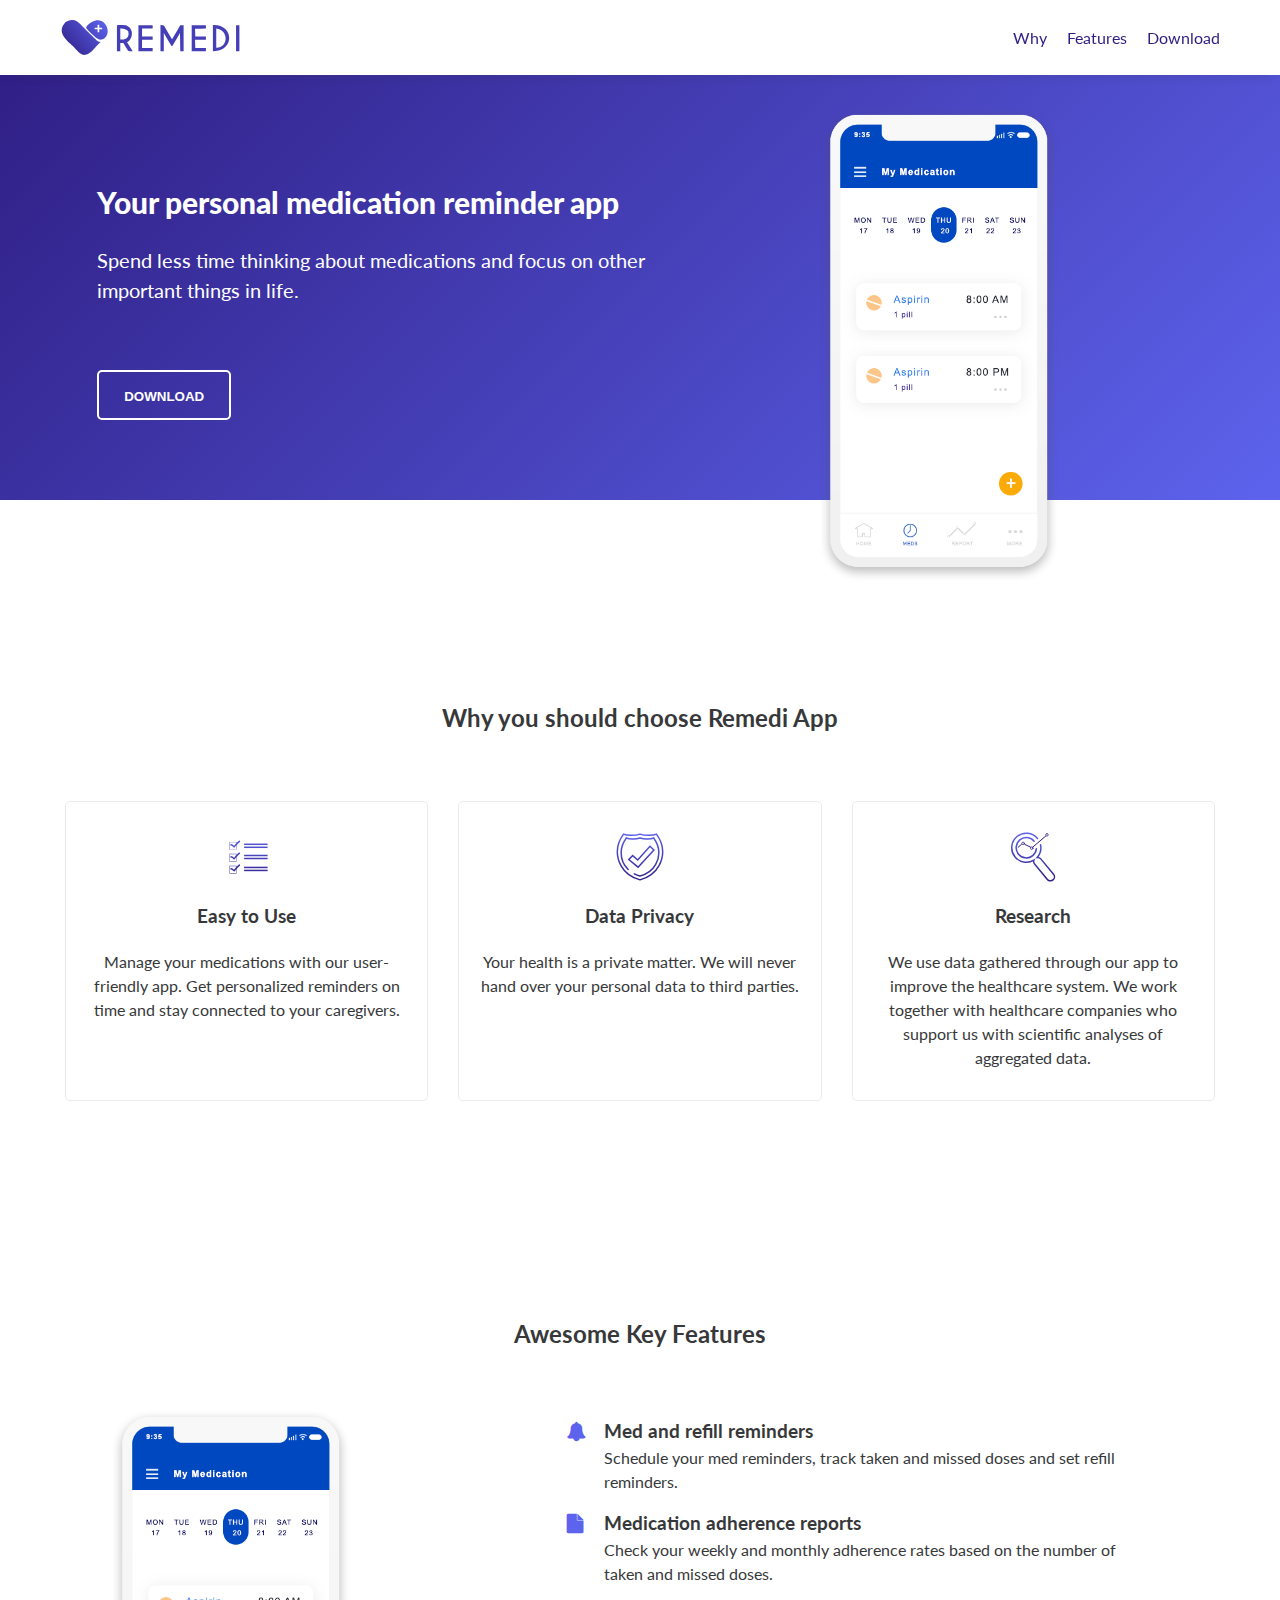
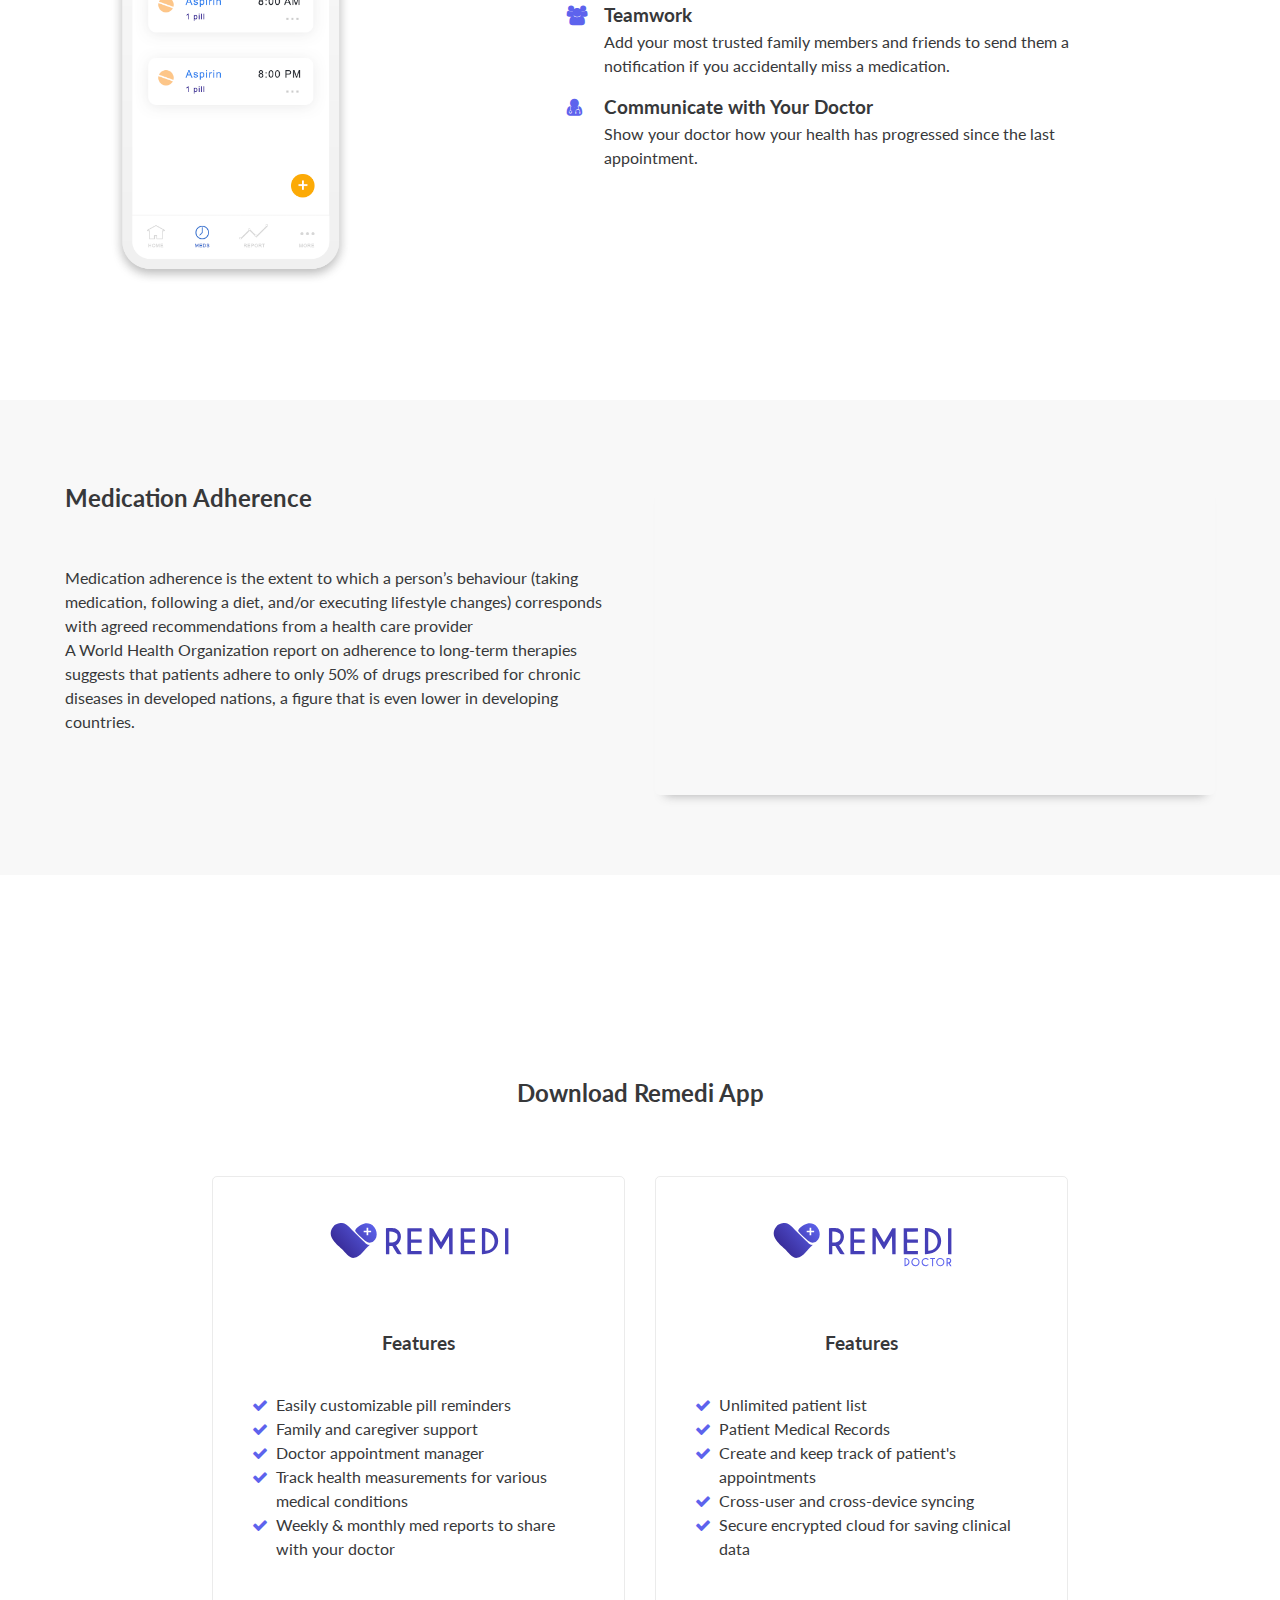
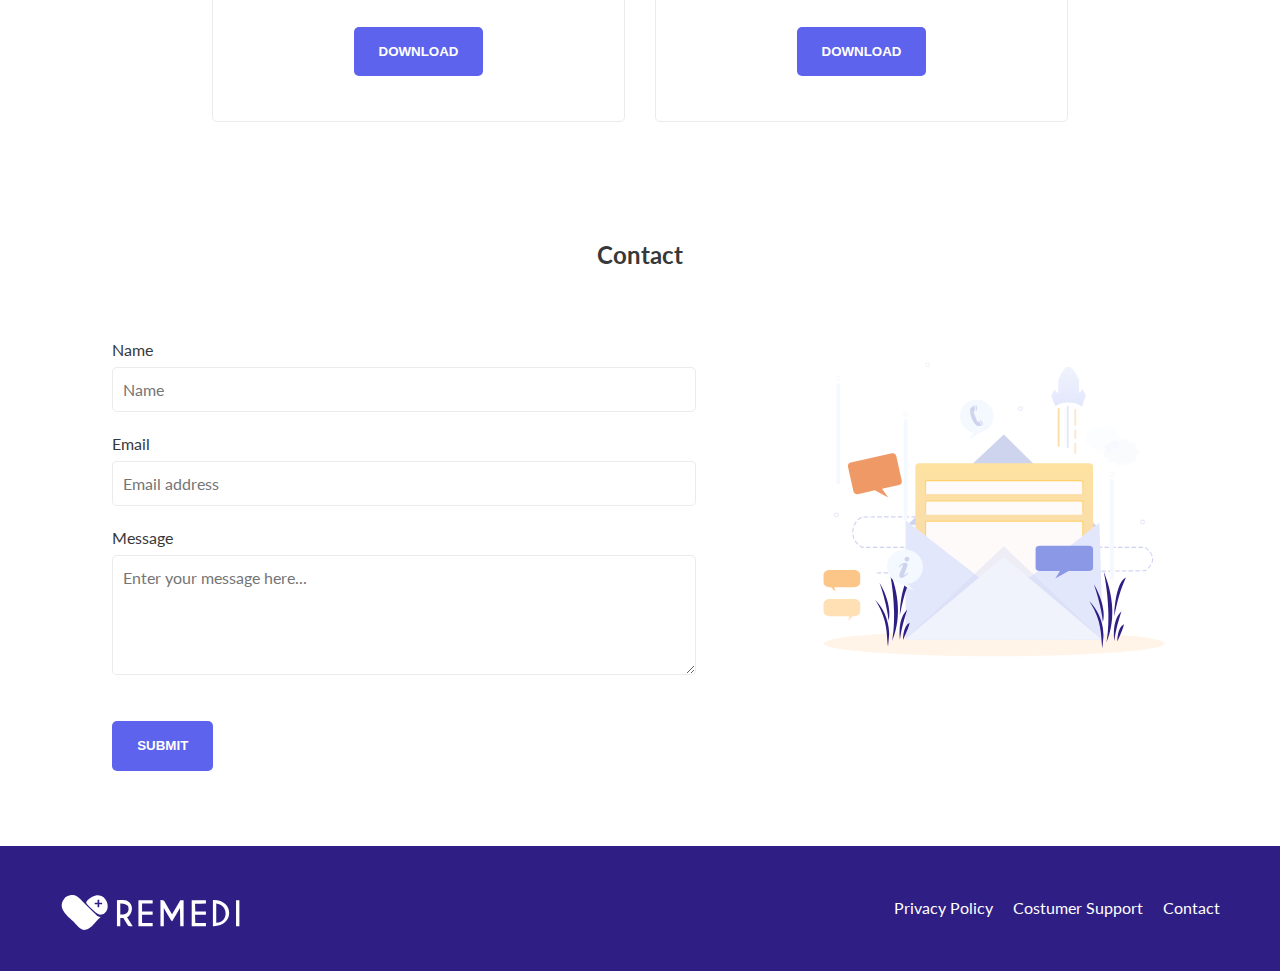
<file: prodlanpage/index.html>
<!DOCTYPE html>
<html lang="en">
  
<head>
  <link rel="stylesheet" type="text/css" href="styles.css">
  <link rel="stylesheet" href="https://maxcdn.bootstrapcdn.com/font-awesome/4.5.0/css/font-awesome.min.css">
  <meta name="viewport" content="width=device-width, initial-scale=1">
  <meta name="description" content="A product landing page for a medication reminder app created for the FreeCodeCamp's Responsive Web Design Certification.">
  <title>Remedi Mobile App</title>
</head>

<body>

<header id="header">
  <div class="logo">
    <img class="logo-img" id="header-img" src="logo_horizontal.svg" alt="Remedi logo" />
  </div>

  <nav id="nav-bar">
    <ul>
      <li><a class="nav-link" href="#why">Why</a></li>
      <li><a class="nav-link" href="#features">Features</a></li>
      <li><a class="nav-link" href="#download">Download</a></li>
    </ul>
  </nav>
</header>

<main>
  <section id="hero">
    <div class="grid">
      <div class="column-60">
        <h1>Your personal medication reminder app</h1>
        <p id="description">Spend less time thinking about medications and focus on other important things in life.</p>
        <button class="btn">Download</button>
      </div>
      <div class="column-40">
         <div class="image-div">
          <img id="hero-img" src="RemediApp.png" alt="Remedi mobile app" width="270" height="497">
        </div>
      </div>
    </div>

  </section>

  <section id="why">
    <h2>Why you should choose Remedi App</h2>
    <div class="container">
      <div class="card">
        <div class="icon">
          <img src="easyToUse.svg" alt="easy to use icon">
        </div>
        <div class="desc">
          <h3>Easy to Use</h3>
          <p>Manage your medications with our user-friendly app. Get personalized reminders on time and stay connected to your caregivers.
          </p>
        </div>
      </div>

      <div class="card">
        <div class="icon">
          <img src="dataPrivacy.svg" alt="data privacy icon">
        </div>
        <div class="desc">
          <h3>Data Privacy</h3>
          <p>Your health is a private matter. We will never hand over your personal data to third parties.
          </p>
        </div>
      </div>

      <div class="card">
        <div class="icon">
          <img src="research.svg" alt="data privacy icon">
        </div>
        <div class="desc">
          <h3>Research</h3>
          <p>We use data gathered through our app to improve the healthcare system. We work together with healthcare companies who support us with scientific analyses of aggregated data.
          </p>
        </div>
      </div>

    </div>
  </section>

  <section id="features">
    <h2>Awesome Key Features</h2>
    <div class="grid">
      <div class="column-40">
        <div class="image-div">
          <img src="RemediApp.png" alt="Remedi mobile app" width="270" height="497">
        </div>
      </div>

      <div class="column-60">
        <ol>
          <li>
            <h3 id="pills">Med and refill reminders</h3>
            <p>Schedule your med reminders, track taken and missed doses and set refill reminders.</p>
          </li>
          <li>
            <h3 id="med-report">Medication adherence reports</h3>
            <p>Check your weekly and monthly adherence rates based on the number of taken and missed doses.</p>
          </li>
          <li>
            <h3 id="family">Teamwork</h3>
            <p>Add your most trusted family members and friends to send them a notification if you accidentally miss a medication.</p>
          </li>
          <li>
            <h3 id="doctor-icon">Communicate with Your Doctor</h3>
            <p>Show your doctor how your health has progressed since the last appointment.</p>
          </li>
        </ol>
      </div>

    </div>
  </section>

  <section id="info">
    <div>
      <h2>Medication Adherence</h2>
      <p>Medication adherence is the extent to which a person’s behaviour (taking medication, following a diet, and/or executing lifestyle changes) corresponds with agreed recommendations from a health care provider</p>
      <p>A World Health Organization report on adherence to long-term therapies suggests that patients adhere to only 50% of drugs prescribed for chronic diseases in developed nations, a figure that is even lower in developing countries.</p>
    </div>
    <iframe id="video" height="315" src="https://www.youtube.com/embed/jccBSbyActg?rel=0&amp;controls=0&amp;showinfo=0" allowfullscreen></iframe>
  </section>

  <section id="download">
    <h2>Download Remedi App</h2>
    <div class="container">
      <div class="card" id="patient">
        <div class="product-logo">
          <img class="logo-img" src="logo_horizontal.svg" alt="Remedi logo">
        </div>
        <div class="desc">
          <h3>Features</h3>
          <ol>
            <li>Easily customizable pill reminders</li>
            <li>Family and caregiver support</li>
            <li>Doctor appointment manager</li>
            <li>Track health measurements for various medical conditions</li>
            <li>Weekly & monthly med reports to share with your doctor</li>
          </ol>
        </div>
        <button class="btn">Download</button>
      </div>

      <div class="card" id="doctor">
        <div class="product-logo">
          <img class="logo-img" src="logo_doctors.svg" alt="Remedi for doctors logo">
        </div>
        <div class="desc">
          <h3>Features</h3>
          <ol>
            <li>Unlimited patient list</li>
            <li>Patient Medical Records</li>
            <li>Create and keep track of patient's appointments</li>
            <li>Cross-user and cross-device syncing</li>
            <li>Secure encrypted cloud for saving clinical data</li>
          </ol>
        </div>
        <button class="btn">Download</button>
      </div>
    </div>
  </section>

  <section id="contact">
    <h2>Contact</h2>
    <div class="grid">
      <div class="column-60">
        <form id="form" action="https://www.freecodecamp.com/email-submit">
          <div class="form-group">
            <label id="name-label" for="name">Name</label>
            <input type="text" name="name" class="form-control" id="name" placeholder="Name" required />
          </div>
          <div class="form-group">
            <label id="email-label" for="email">Email</label>
            <input name="email" class="form-control" id="email" type="email" placeholder="Email address" required />
          </div>
          <div class="form-group">
            <p>Message</p>
            <textarea id="message" class="input-textarea" name="message" placeholder="Enter your message here..."></textarea>
          </div>
          <div class="form-group">
            <label id="submit-label" for="submit"></label>
            <input id="submit" type="submit" value="Submit" class="btn" />
          </div>
        </form>
      </div>

      <div class="column-40">
        <div class="image-div">
          <img src="contact.svg" alt="Contact icon" width="472" height="495">
        </div>
      </div>
    </div>
  </section>

  <footer>
    <div id="footer-logo">
      <img class="logo-img" src="logo_white.svg" alt="Remedi logo" />
    </div>
    <div id="footer-info">
      <ul>
        <li><a href="#">Privacy Policy</a></li>
        <li><a href="#">Costumer Support</a></li>
        <li><a href="#">Contact</a></li>
      </ul>
      
    </div>
  </footer>

</main>

</body>

</html>
</file>
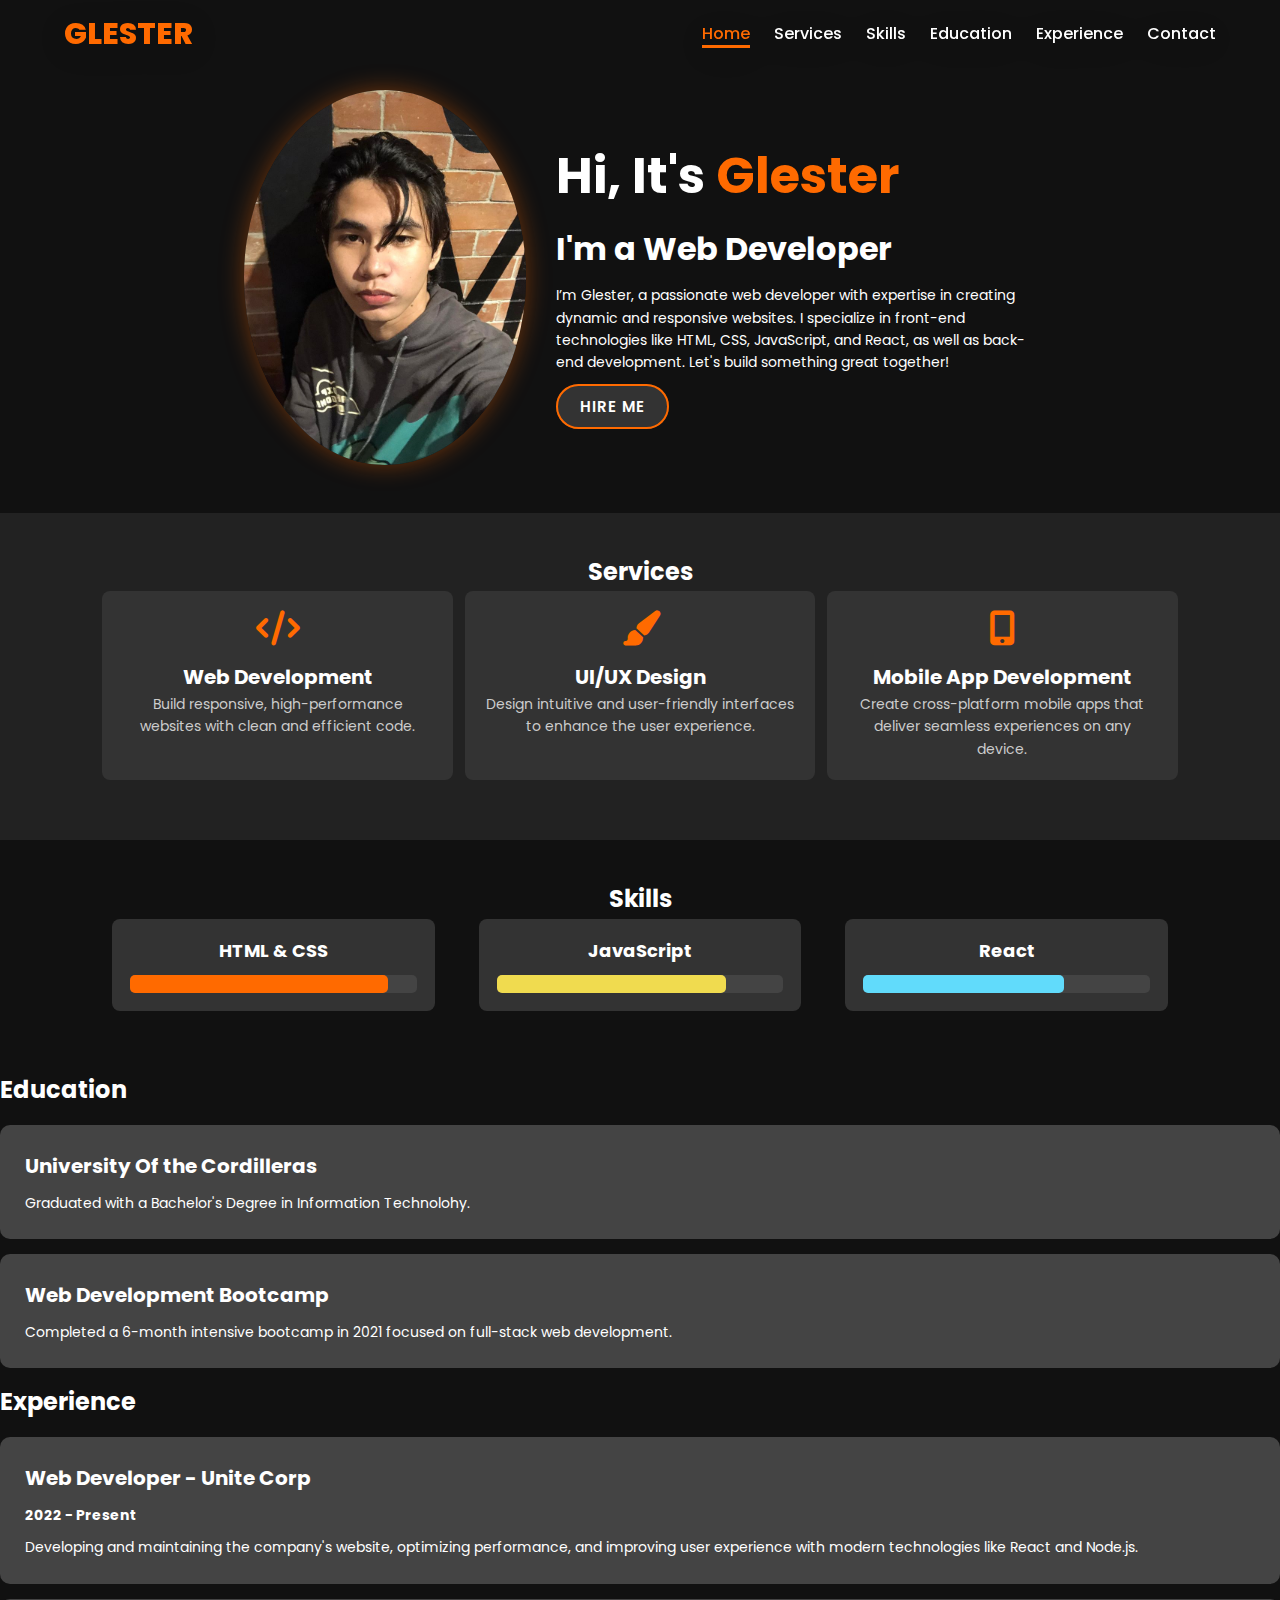
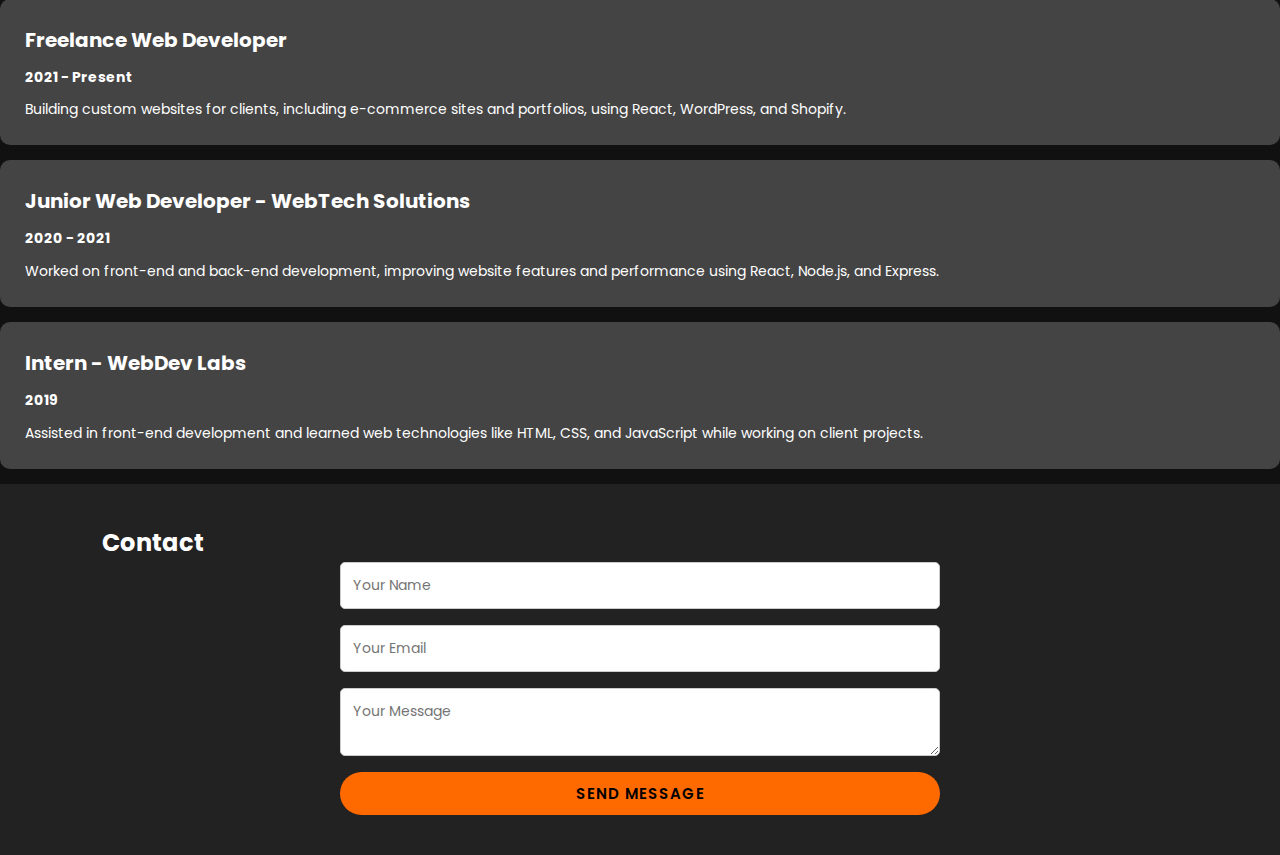
<file: FREECODECAMP/portfolio/index.html>
<!DOCTYPE html>
<html lang="en">
<head>
    <meta charset="UTF-8">
    <meta name="viewport" content="width=device-width, initial-scale=1.0">
    <link rel="stylesheet" href="https://cdnjs.cloudflare.com/ajax/libs/font-awesome/6.5.2/css/all.min.css">
    <link rel="stylesheet" href="styles.css">
    <title>Portfolio Website</title>
</head>
<body>

    
    <header>
        <a href="#" class="logo">GLESTER</a>
        <nav>
            <a href="#" class="active">Home</a>
            <a href="#services">Services</a>
            <a href="#skills">Skills</a>
            <a href="#education">Education</a>
            <a href="#experience">Experience</a>
            <a href="#contact">Contact</a>
        </nav>
    </header>

    
    <section class="home">
        <div class="home-img">
            <img src="glester_rivero.jpeg" alt="Glester Rivero">
        </div>
        <div class="home-content">
            <h1>Hi, It's <span>Glester</span></h1>
            <h3 class="typing-text">I'm a Web Developer</h3>
            <p>I’m Glester, a passionate web developer with expertise in creating dynamic and responsive websites. I specialize in front-end technologies like HTML, CSS, JavaScript, and React, as well as back-end development. Let's build something great together!</p>
            <a href="#contact" class="btn">Hire Me</a> 
        </div>
    </section>

    
    <section id="services" class="services">
        <h2 class="section-title">Services</h2>
        <div class="service-container">
            <div class="service-item">
                <i class="fa fa-code"></i>
                <h3>Web Development</h3>
                <p>Build responsive, high-performance websites with clean and efficient code.</p>
            </div>
            <div class="service-item">
                <i class="fa fa-paint-brush"></i>
                <h3>UI/UX Design</h3>
                <p>Design intuitive and user-friendly interfaces to enhance the user experience.</p>
            </div>
            <div class="service-item">
                <i class="fa fa-mobile-alt"></i>
                <h3>Mobile App Development</h3>
                <p>Create cross-platform mobile apps that deliver seamless experiences on any device.</p>
            </div>
        </div>
    </section>

    
    <section id="skills" class="skills">
        <h2 class="section-title">Skills</h2>
        <div class="skills-container">
            <div class="skill-item">
                <h3>HTML & CSS</h3>
                <div class="skill-bar"><div class="skill-progress html"></div></div>
            </div>
            <div class="skill-item">
                <h3>JavaScript</h3>
                <div class="skill-bar"><div class="skill-progress javascript"></div></div>
            </div>
            <div class="skill-item">
                <h3>React</h3>
                <div class="skill-bar"><div class="skill-progress react"></div></div>
            </div>
        </div>
    </section>

    
    <section id="education" class="education">
        <h2 class="section-title">Education</h2>
        <div class="edu-item">
            <h3>University Of the Cordilleras</h3>
            <p>Graduated with a Bachelor's Degree in Information Technolohy.</p>
        </div>
        <div class="edu-item">
            <h3>Web Development Bootcamp</h3>
            <p>Completed a 6-month intensive bootcamp in 2021 focused on full-stack web development.</p>
        </div>
    </section>

    
<section id="experience" class="experience">
    <h2 class="section-title">Experience</h2>

    
    <div class="exp-item">
        <h3>Web Developer - Unite Corp</h3>
        <p><strong>2022 - Present</strong></p>
        <p>Developing and maintaining the company's website, optimizing performance, and improving user experience with modern technologies like React and Node.js.</p>
    </div>

    
    <div class="exp-item">
        <h3>Freelance Web Developer</h3>
        <p><strong>2021 - Present</strong></p>
        <p>Building custom websites for clients, including e-commerce sites and portfolios, using React, WordPress, and Shopify.</p>
    </div>

    
    <div class="exp-item">
        <h3>Junior Web Developer - WebTech Solutions</h3>
        <p><strong>2020 - 2021</strong></p>
        <p>Worked on front-end and back-end development, improving website features and performance using React, Node.js, and Express.</p>
    </div>

    
    <div class="exp-item">
        <h3>Intern - WebDev Labs</h3>
        <p><strong>2019</strong></p>
        <p>Assisted in front-end development and learned web technologies like HTML, CSS, and JavaScript while working on client projects.</p>
    </div>

</section>


    
    <section id="contact" class="contact">
        <h2 class="section-title">Contact</h2>
        <form action="#">
            <input type="text" placeholder="Your Name" required>
            <input type="email" placeholder="Your Email" required>
            <textarea placeholder="Your Message" required></textarea>
            <button type="submit" class="btn">Send Message</button>
        </form>
    </section>

</body>
</html>
</file>
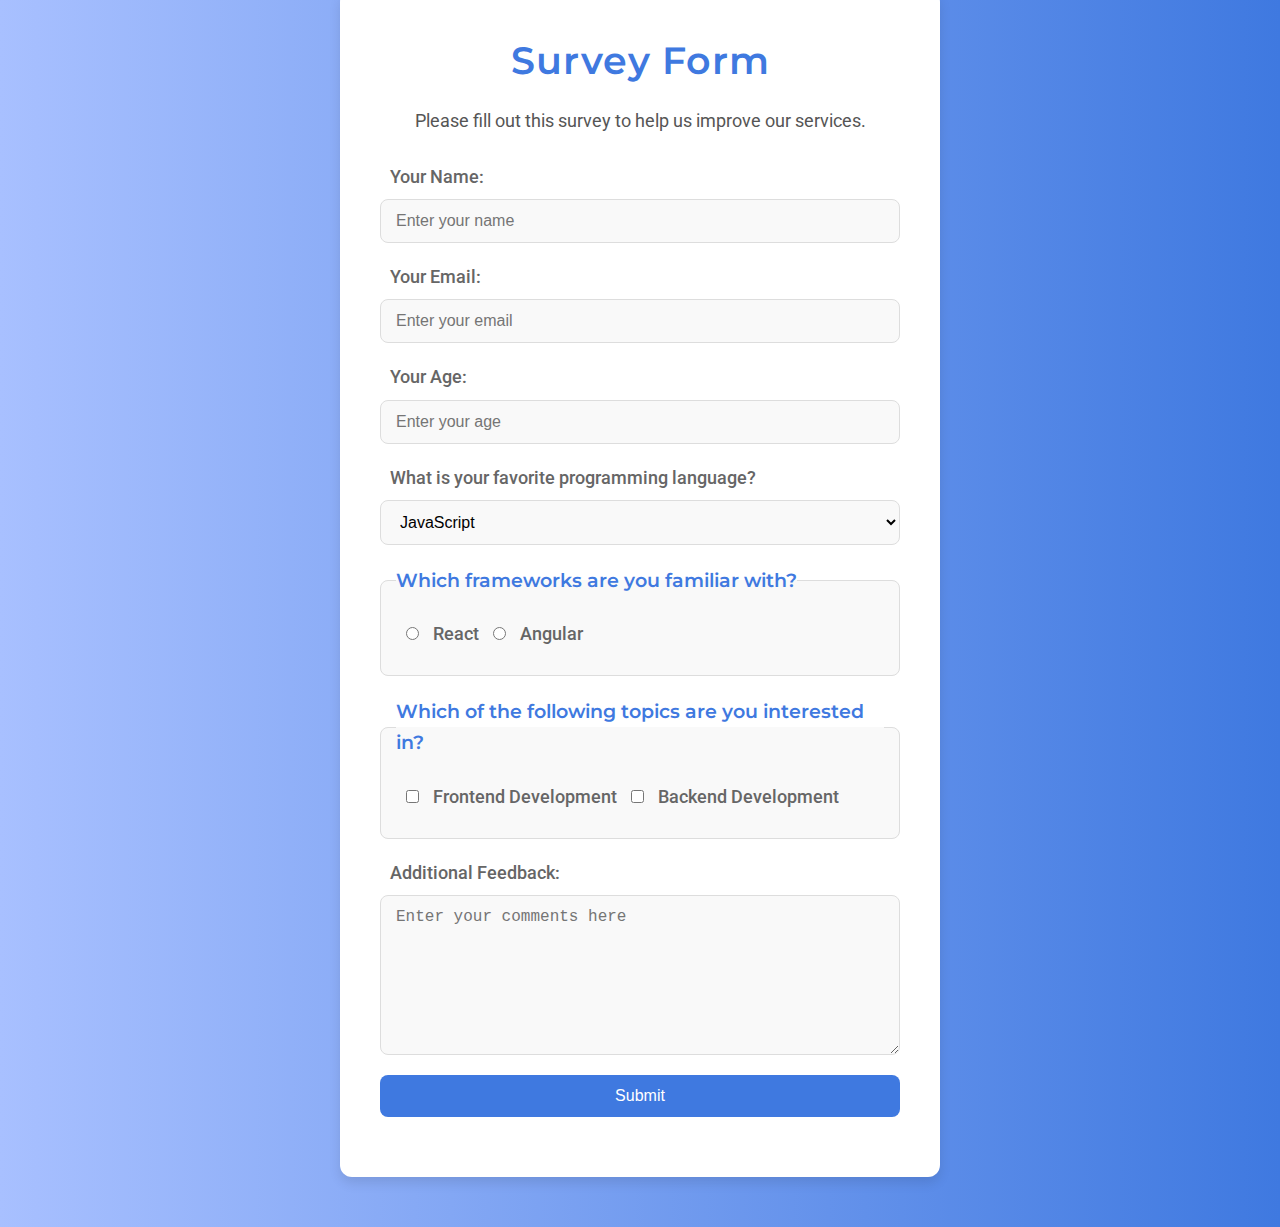
<file: FREECODECAMP/surveyform/index.html>
<!DOCTYPE html>
<html lang="en">
<head>
    <meta charset="UTF-8">
    <meta name="viewport" content="width=device-width, initial-scale=1.0">
    <title>Survey Form</title>
    <link rel="stylesheet" href="styles.css">
</head>
<body>

    <div class="container">
        <h1 id="title">Survey Form</h1>
        <p id="description">Please fill out this survey to help us improve our services.</p>

        <form id="survey-form">
            <label for="name" id="name-label">Your Name:</label>
            <input type="text" id="name" name="name" required placeholder="Enter your name">

            <label for="email" id="email-label">Your Email:</label>
            <input type="email" id="email" name="email" required placeholder="Enter your email">

            <label for="number" id="number-label">Your Age:</label>
            <input type="number" id="number" name="age" required min="18" max="100" placeholder="Enter your age">

            <label for="dropdown" id="dropdown-label">What is your favorite programming language?</label>
            <select id="dropdown" name="language">
                <option value="javascript">JavaScript</option>
                <option value="python">Python</option>
                <option value="java">Java</option>
            </select>

            <fieldset>
                <legend>Which frameworks are you familiar with?</legend>
                <label>
                    <input type="radio" name="framework" value="react"> React
                </label>
                <label>
                    <input type="radio" name="framework" value="angular"> Angular
                </label>
            </fieldset>

            <fieldset>
                <legend>Which of the following topics are you interested in?</legend>
                <label>
                    <input type="checkbox" name="topics" value="frontend"> Frontend Development
                </label>
                <label>
                    <input type="checkbox" name="topics" value="backend"> Backend Development
                </label>
            </fieldset>

            <label for="feedback">Additional Feedback:</label>
            <textarea id="feedback" name="feedback" placeholder="Enter your comments here"></textarea>

            <button type="submit" id="submit">Submit</button>
        </form>
    </div>

</body>
</html>
</file>
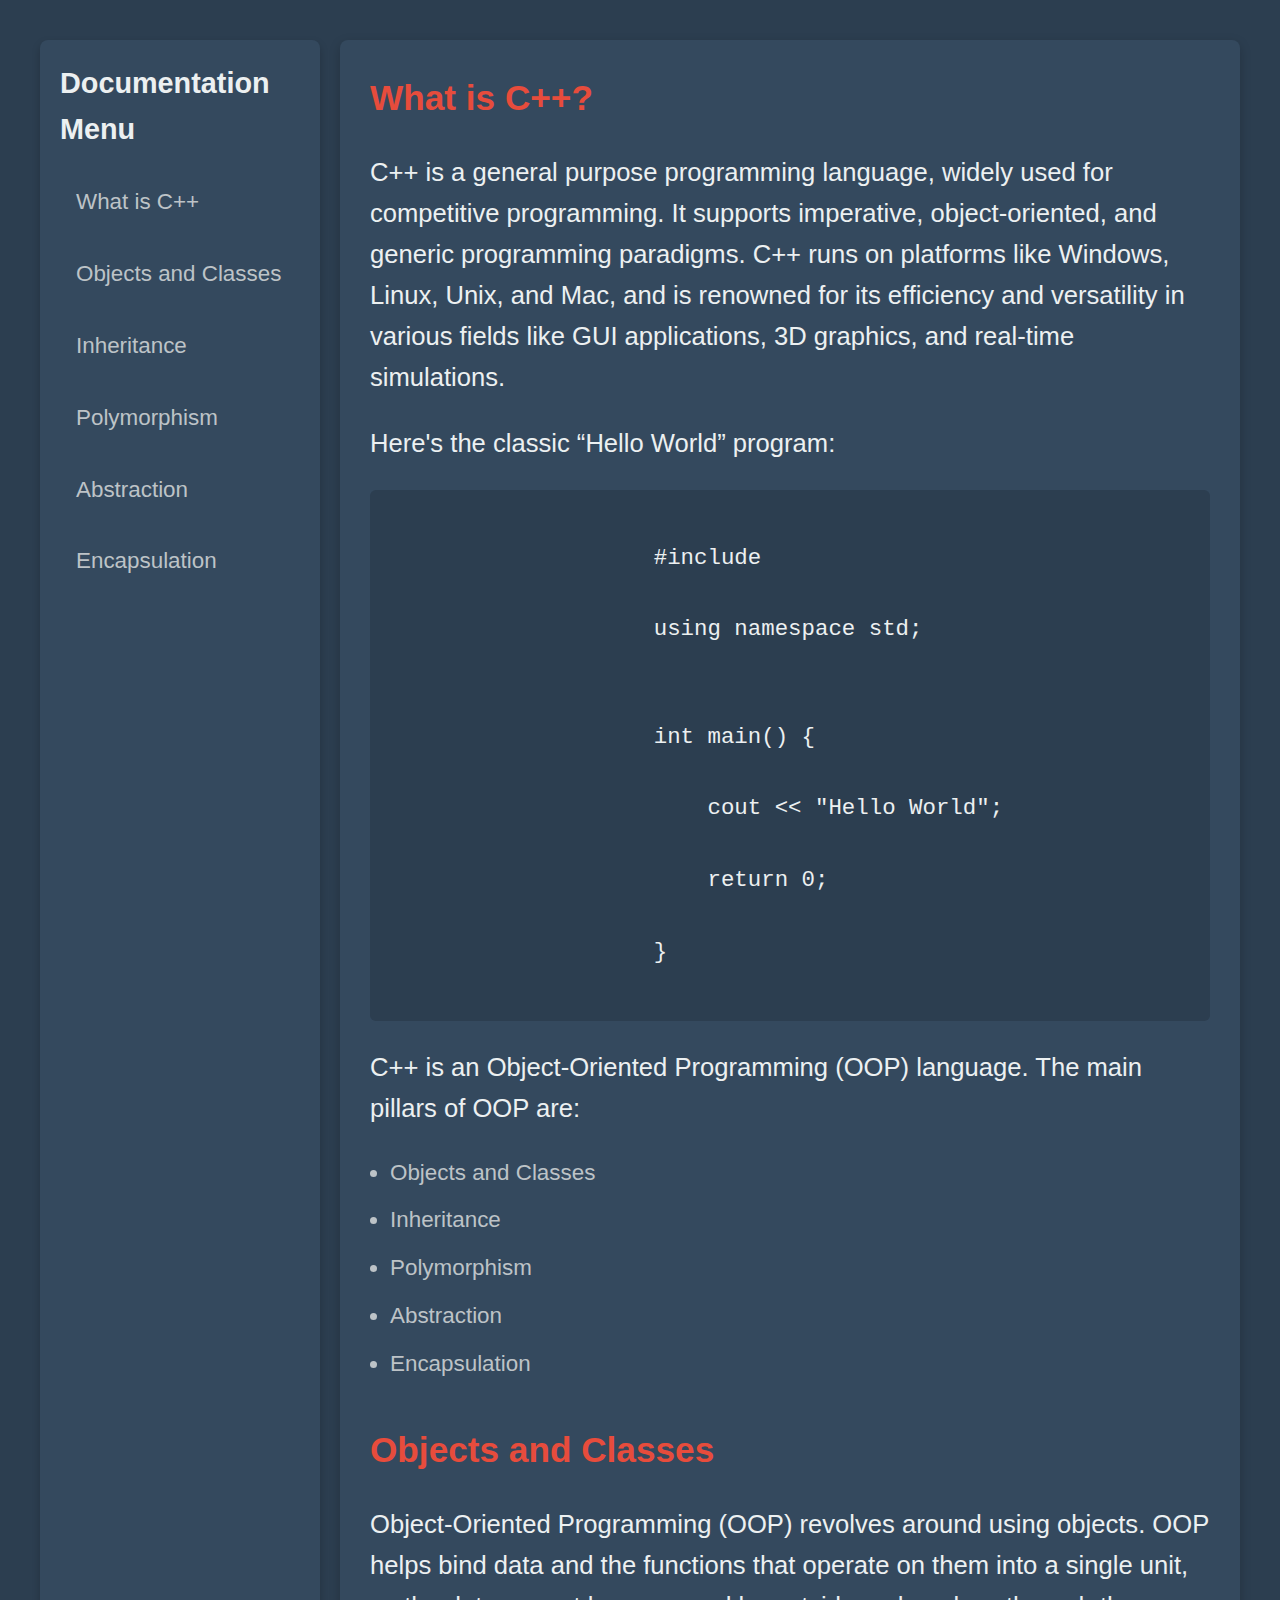
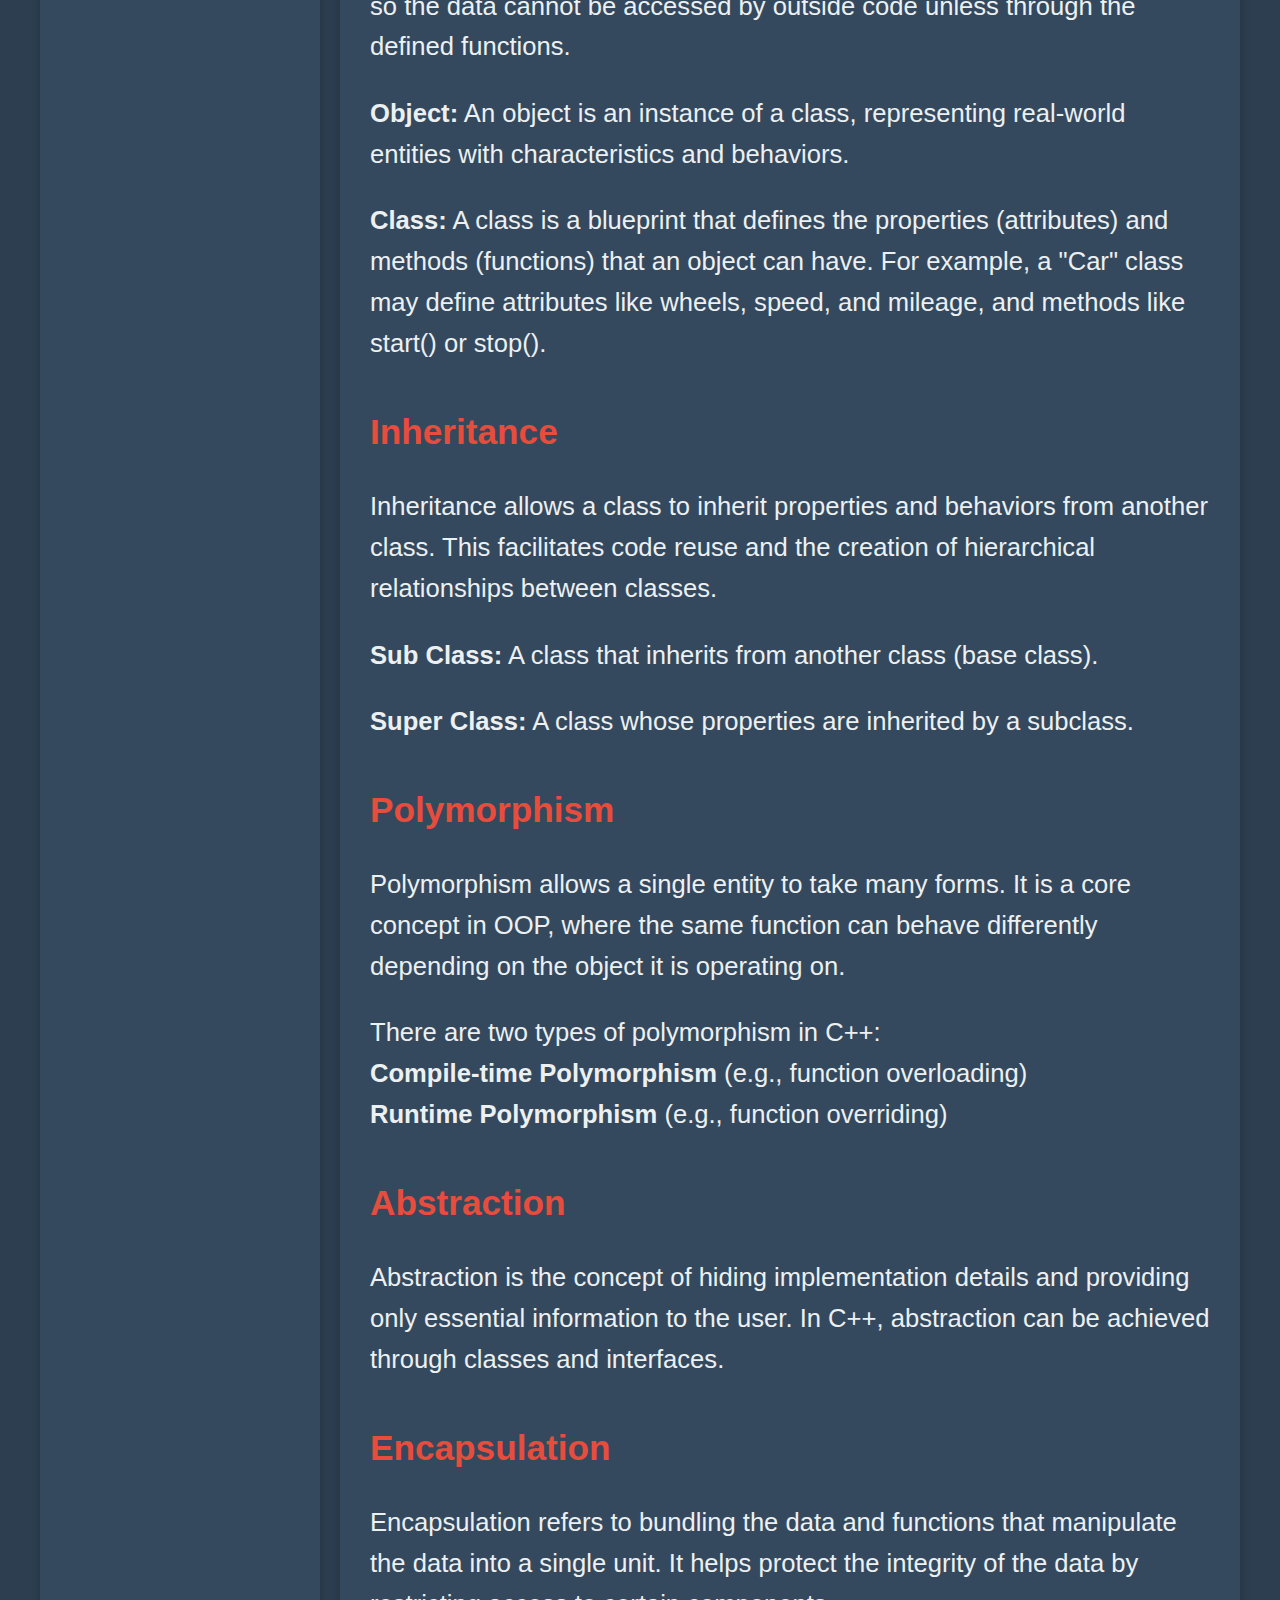
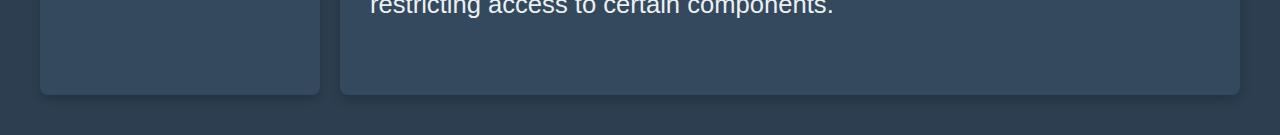
<file: FREECODECAMP/techdoc/index.html>
<!DOCTYPE html>
<html lang="en">
<head>
    <meta charset="UTF-8">
    <meta name="viewport" content="width=device-width, initial-scale=1.0">
    <title>C++ Documentation</title>
    <link rel="stylesheet" href="styles.css">
</head>
<body>
    <div class="main-body">
        <nav id="navbar">
            <header>Documentation Menu</header>
            <a href="#Intro" class="nav-link">What is C++</a>
            <a href="#Object" class="nav-link">Objects and Classes</a>
            <a href="#Inheritance" class="nav-link">Inheritance</a>
            <a href="#Polymorphism" class="nav-link">Polymorphism</a>
            <a href="#Abstraction" class="nav-link">Abstraction</a>
            <a href="#Encapsulation" class="nav-link">Encapsulation</a>
        </nav>

        <main id="main-doc">
            <section class="main-section" id="Intro">
                <header>What is C++?</header>
                <p>
                    C++ is a general purpose programming language, widely used for competitive programming. It supports imperative, object-oriented, and generic programming paradigms. C++ runs on platforms like Windows, Linux, Unix, and Mac, and is renowned for its efficiency and versatility in various fields like GUI applications, 3D graphics, and real-time simulations.
                </p>
                <p>
                    Here's the classic “Hello World” program:
                </p>
                <code>
                    #include<iostream><br>
                    using namespace std;<br><br>
                    int main() {<br>
                    &nbsp;&nbsp;&nbsp;&nbsp;cout << "Hello World";<br>
                    &nbsp;&nbsp;&nbsp;&nbsp;return 0;<br>
                    }
                </code>
                <p>C++ is an Object-Oriented Programming (OOP) language. The main pillars of OOP are:</p>
                <ul>
                    <li>Objects and Classes</li>
                    <li>Inheritance</li>
                    <li>Polymorphism</li>
                    <li>Abstraction</li>
                    <li>Encapsulation</li>
                </ul>
            </section>

            <section class="main-section" id="Object">
                <header>Objects and Classes</header>
                <p>
                    Object-Oriented Programming (OOP) revolves around using objects. OOP helps bind data and the functions that operate on them into a single unit, so the data cannot be accessed by outside code unless through the defined functions.
                </p>
                <p><strong>Object:</strong> An object is an instance of a class, representing real-world entities with characteristics and behaviors.</p>
                <p><strong>Class:</strong> A class is a blueprint that defines the properties (attributes) and methods (functions) that an object can have. For example, a "Car" class may define attributes like wheels, speed, and mileage, and methods like start() or stop().</p>
            </section>

            <section class="main-section" id="Inheritance">
                <header>Inheritance</header>
                <p>Inheritance allows a class to inherit properties and behaviors from another class. This facilitates code reuse and the creation of hierarchical relationships between classes.</p>
                <p><strong>Sub Class:</strong> A class that inherits from another class (base class).</p>
                <p><strong>Super Class:</strong> A class whose properties are inherited by a subclass.</p>
            </section>

            <section class="main-section" id="Polymorphism">
                <header>Polymorphism</header>
                <p>Polymorphism allows a single entity to take many forms. It is a core concept in OOP, where the same function can behave differently depending on the object it is operating on.</p>
                <p>There are two types of polymorphism in C++: <br>
                    <strong>Compile-time Polymorphism</strong> (e.g., function overloading) <br>
                    <strong>Runtime Polymorphism</strong> (e.g., function overriding)
                </p>
            </section>

            <section class="main-section" id="Abstraction">
                <header>Abstraction</header>
                <p>Abstraction is the concept of hiding implementation details and providing only essential information to the user. In C++, abstraction can be achieved through classes and interfaces.</p>
            </section>

            <section class="main-section" id="Encapsulation">
                <header>Encapsulation</header>
                <p>Encapsulation refers to bundling the data and functions that manipulate the data into a single unit. It helps protect the integrity of the data by restricting access to certain components.</p>
            </section>
        </main>
    </div>
</body>
</html>
</file>
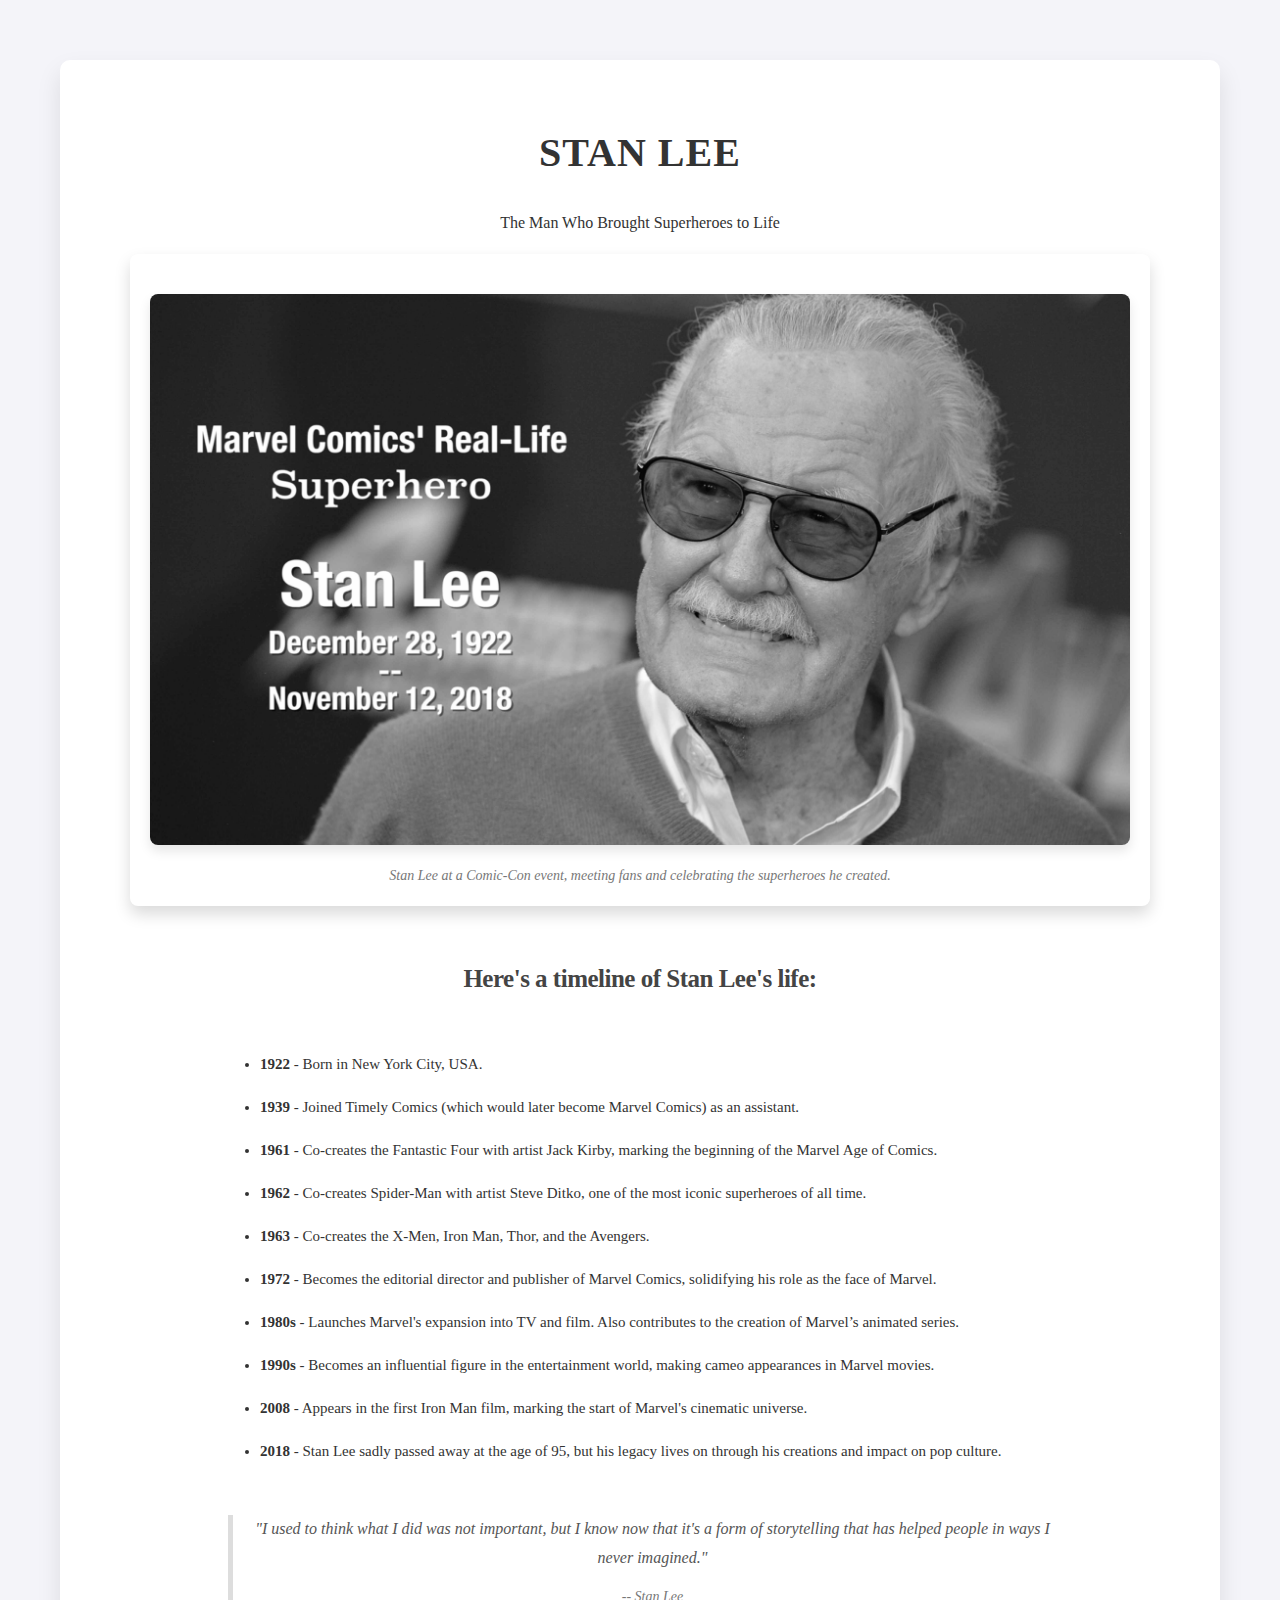
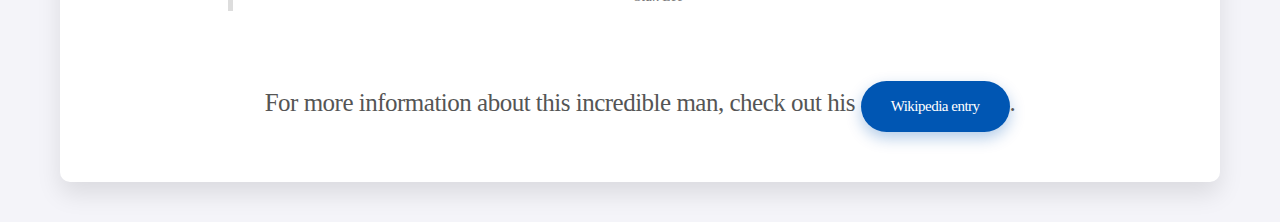
<file: FREECODECAMP/tributepage/index.html>
<!DOCTYPE html>
<html lang="en">
  <head>
    <meta charset="UTF-8" />
    <meta name="viewport" content="width=device-width, initial-scale=1.0" />
    <title>Tribute to Stan Lee</title>
    <link rel="stylesheet" href="styles.css" />
    <link
      href="https://fonts.googleapis.com/css2?family=Montserrat:wght@600&family=Roboto:wght@400;500&display=swap"
      rel="stylesheet"
    />
  </head>
  <body>
    <main id="main">
      <h1 id="title">Stan Lee</h1>
      <p>The Man Who Brought Superheroes to Life</p>

      <figure id="img-div">
        <img
          id="image"
          src="stab_lee.jpg"
          alt="Stan Lee at a comic con event"
        />
        <figcaption id="img-caption">
          Stan Lee at a Comic-Con event, meeting fans and celebrating the
          superheroes he created.
        </figcaption>
      </figure>

      <section id="tribute-info">
        <h3 id="headline">Here's a timeline of Stan Lee's life:</h3>
        <ul>
          <li><strong>1922</strong> - Born in New York City, USA.</li>
          <li>
            <strong>1939</strong> - Joined Timely Comics (which would later become
            Marvel Comics) as an assistant.
          </li>
          <li>
            <strong>1961</strong> - Co-creates the Fantastic Four with artist Jack
            Kirby, marking the beginning of the Marvel Age of Comics.
          </li>
          <li>
            <strong>1962</strong> - Co-creates Spider-Man with artist Steve Ditko,
            one of the most iconic superheroes of all time.
          </li>
          <li>
            <strong>1963</strong> - Co-creates the X-Men, Iron Man, Thor, and the
            Avengers.
          </li>
          <li>
            <strong>1972</strong> - Becomes the editorial director and publisher
            of Marvel Comics, solidifying his role as the face of Marvel.
          </li>
          <li>
            <strong>1980s</strong> - Launches Marvel's expansion into TV and film.
            Also contributes to the creation of Marvel’s animated series.
          </li>
          <li>
            <strong>1990s</strong> - Becomes an influential figure in the
            entertainment world, making cameo appearances in Marvel movies.
          </li>
          <li><strong>2008</strong> - Appears in the first Iron Man film, marking the start of Marvel's cinematic universe.</li>
          <li>
            <strong>2018</strong> - Stan Lee sadly passed away at the age of 95, but his legacy lives on through his creations and impact on pop culture.
          </li>
        </ul>
        <blockquote
          cite="https://www.npr.org/2018/11/12/666738273/stan-lee-the-greatest-superhero-of-them-all-dies-at-95"
        >
          <p>
            "I used to think what I did was not important, but I know now that
            it's a form of storytelling that has helped people in ways I never
            imagined."
          </p>
          <cite>-- Stan Lee</cite>
        </blockquote>
        <h3>
          For more information about this incredible man, check out his
          <a
            id="tribute-link"
            href="https://en.wikipedia.org/wiki/Stan_Lee"
            target="_blank"
            >Wikipedia entry</a
          >.
        </h3>
      </section>
    </main>
  </body>
</html>
</file>
<file: prodlanpage/styles.css>
@import "https://fonts.googleapis.com/css?family=Lato:400,700";

* {
  margin: 0;
  padding: 0;
  box-sizing: border-box;
}

html {
  font-size: 10px;
}

body {
  font-size: 1.6rem;
  line-height: 1.5;
  font-family: 'Lato', sans-serif;
  color: #37383a;
}

h1 {
  font-size: 3rem;
  font-weight: 900;
  margin: 8rem 0 2rem 0;
}

@media (max-width: 650px){
  h1 {
    font-size: 2.4rem;
  }
}

h2 {
  margin-bottom: 5rem;
}

li {
  list-style: none;
}

a {
  color: #2f1e84;
  text-decoration: none;
}

img {
  max-width: 100%;
  height: auto;
  display: block;
}

iframe {
  border: 0;
}

/* Global Classes */

.column-60 {
  float: left;
  width: 60%;
  padding: 0 4%;
}

.column-40 {
  float: left;
  padding: 0 4%;
  width: 40%;
}

.grid::after {
  content: "";
  display: table;
  clear: both;
}

@media screen and (max-width: 1000px) {
  .column-60,
  .column-40 {
    width: 100%;
    float: none;
    padding: 0;
  }
  #image-div img {
    margin: auto;
  }
}

.btn {
  text-transform: uppercase;
  font-weight: 600;
  color: #fff;
  background-color: #5d63ed;
  padding: 1.7rem 2.5rem;
  margin: 1.5rem 0;
  height: 5rem;
  border: 0;
  border-radius: 5px;
  cursor: pointer;
  outline:none;
}

.btn:hover {
  background-color: #2f1e84;
  transition: background-color 1s;
}

.logo-img {
  width: 100%;
  max-width: 200px;
}

@media (max-width: 650px) {
  .logo-img {
    margin: 0 auto;
  }
}

.container {
  display: flex;
  flex-direction: row;
  justify-content: center;
}

.card {
  display: flex;
  flex-direction: column;
  align-items: center;
  text-align: center;
  width: calc(100%  / 3);
  margin: 1.5rem;
  padding: 3rem 2rem 3rem 2rem;
  border: 1px solid rgba(55, 56, 58, 0.1);
  border-radius: 5px;
}

@media (max-width: 800px) {
  .container {
    flex-direction: column;
  }
  
  .card {
    width: 100%;
    margin: 1.5rem auto;
  }
}

.card:hover {
  box-shadow: 0 0 2rem -0.7rem rgba(55, 56, 58, 0.2);
  border: 1px solid #ced4ee;
}

.icon {
  width: 50px;
}

.desc > h3 {
  margin: 2rem 0 2rem 0;
}



header {
  padding: 0 5rem;
  width: 100%;
  position: fixed;
  top: 0;
  min-height: 75px;
  display: flex;
  justify-content: space-between;
  align-items: center;
  background-color: #fff;
  box-shadow: 0 1rem 1rem -1rem rgba(55, 56, 58, 0.2);
}

@media (max-width: 650px) {
  header {
    flex-wrap: wrap;
  }
}

@media (max-width: 650px) {
  .logo {
    margin: 15px auto;
  }
}

nav {
  font-weight: 400;
}

@media (max-width: 650px) {
  nav {
    margin: 15px auto;
    width: 100%;
    display: flex;
    flex-direction: column;
    align-items: center;
    text-align: center;
  }
  nav li {
    padding-bottom: 8px;
  }
}

nav > ul {
  display: flex;
  flex-direction: row;
  justify-content: space-around;
}

nav li {
    padding: 0px 10px 0px 10px;
}



#hero {
 
  background:linear-gradient(135deg, #2f1e84 0%,#5d63ed 100% );
  color: #fff;
  height: 450px;
  margin: 5rem 0;
  padding: 5rem;
}

@media (max-width: 1000px) {
  #hero {
    height: 750px;
    margin-bottom: 2rem;
  }
}

@media (max-width: 650px) {
  #hero {
    margin-top: 120px;
    height: 900px;
  }
}

#description {
  font-size: 2rem;
  margin-bottom: 5rem;
}

#hero .btn {
  background-color: Transparent;
  border: 2px solid #fff;
}

#hero .btn:hover {
  background-color: #fff;
  transition: background-color 1s;
  color: #2f1e84;
  transition: color 1s;
}

@media (max-width: 650px) {
  #hero-img {
    margin: 2rem auto !important;
  }
}



#why {
  padding: 15rem 5rem 5rem 5rem;
  text-align: center;
}



#features {
  padding: 15rem 5rem 5rem 5rem;
  text-align: center;
}

#features ol {
  margin: 1.5rem 3.5rem;
}

#features ol > li {
  margin-bottom: 1.5rem;
  text-align: left;
  display: flex;
  flex-direction: column;
}

#features h3::before {
  content: "";
  font-family: FontAwesome;
  color: #5d63ed;
  display: inline-block;
  margin-left: -2em;
  width: 2em;
}

#pills::before {
  content: "\f0f3" !important;
}

#med-report::before {
  content: "\f15b" !important;
}

#family::before {
  content: "\f0c0" !important; 
}

#doctor-icon::before {
  content: "\f0f0" !important; 
}


#info {
  margin: 5rem 0;
  padding: 8rem 6.5rem;
  background-color: #f8f8f8;
  display: flex;
  justify-content: space-between;
  align-items: center;
}

#info > div {
  width: 80%;
  padding-right: 5rem;
  align-self: flex-start;
}

@media (max-width: 1000px) {
  #info {
    flex-direction: column;
    align-items: center;
  }
  
  #info > div {
    width: 100%;
    padding: 0;
    margin-bottom: 3rem;
  }
  
  #info h2 {
    text-align: center;
  }
}

#info > iframe {
  max-width: 560px;
  width: 100%;
  border-radius: 5px;
  box-shadow: 0 1rem 1rem -1rem rgba(55, 56, 58, 0.4);
}



#download {
  padding: 15rem 5rem 5rem 5rem;
  text-align: center;
}

#download .card {
  width: 35%;
  cursor: pointer;
}

@media (max-width: 800px) {
  #download .card {
    width: 100%;
    margin: 1.5rem auto;
  }
}

#download .desc {
  width: 100%;
  height: 100%;
  padding: 3.5rem;
  display: flex;
  flex-direction: column;
  align-items: center;
}

#download .btn {
  justify-self: flex-end;
}

.desc > ol {
  margin: 15px 0;
}

.desc > ol > li {
  padding-left: 8px;
  text-align: left;
}

.desc > ol > li::before {
  content: "\f00c";
  font-family: FontAwesome;
  color: #5d63ed;
  display: inline-block;
  margin-left: -1.5em;
  width: 1.5em; 
}


#contact {
  padding: 5rem 5rem 4rem 5rem;
  text-align: center;
}

form {
  margin: 1.5rem;
  text-align: left;
}

label {
  display: flex;
  align-items: center;
  margin-bottom: 0.5rem;
}

.form-group {
  margin-bottom: 2rem;
}

.form-group > p {
  margin-bottom: 0.5rem;
}

.form-control {
  display: block;
  width: 100%;
  height: 4.5rem;
  padding: 1rem;
  color: #495057;
  background-color: #fff;
  border: 1px solid rgba(55, 56, 58, 0.1);
  border-radius: 5px;
  transition: border-color 0.15s ease-in-out,   box-shadow 0.15s ease-in-out;
}

.form-control:focus {
  border-color: #ced4ee;
  outline: 0;
  box-shadow: 0 0 1rem 0.2rem rgba(206, 212, 238, 0.25);
}

.input-textarea {
  min-height: 120px;
  width: 100%;
  padding: 1rem;
  resize: vertical;
  border: 1px solid rgba(55, 56, 58, 0.1);
  border-radius: 5px;
  transition: border-color 0.15s ease-in-out,   box-shadow 0.15s ease-in-out;
}

.input-textarea:focus {
  border-color: #ced4ee;
  outline: 0;
  box-shadow: 0 0 1rem 0.2rem rgba(206, 212, 238, 0.25);
}

.form-control, .input-textarea {
  margin: 0;
  font-family: inherit;
  font-size: inherit;
  line-height: inherit;
}


footer {
  padding: 2.5rem 5rem;
  background-color: #2f1e84;
  color: #fff;
  display: flex;
  justify-content: space-between;
  align-items: center;
}

@media (max-width: 660px) {
  footer {
    flex-direction: column;
    align-items: center;
  }
}

#footer-logo {
  margin-top: 0.8rem;
  display: flex;
  justify-content: flex-start;
}

#footer-info > ul {
  display: flex;
  justify-content: flex-end;
}

@media (max-width: 660px) {
  #footer-info > ul {
    margin: 15px auto;
  }
}

@media (max-width: 460px) {
  #footer-info > ul {
    width: 100%;
    display: flex;
    flex-direction: column;
    align-items: center;
    text-align: center;
  }
  #footer-info > ul > li {
    padding-bottom: 10px;
  }
}

#footer-info > ul > li {
  padding: 0 10px;
}

#footer-info > ul > li > a {
  color: #fff;
}

#copyright {
  margin-top: 1.5rem;
  padding-right: 10px;
  display: flex;
  justify-content: flex-end;
  font-size: 1.2rem;
}
</file>
<file: FREECODECAMP/portfolio/styles.css>
@import url('https://fonts.googleapis.com/css2?family=Poppins:wght@100;200;300;400;500;600&display=swap');

* {
    margin: 0;
    padding: 0;
    box-sizing: border-box;
    text-decoration: none;
    border: none;
    outline: none;
    font-family: 'Poppins', sans-serif;
}

html {
    font-size: 62.5%;
}

body {
    background-color: #111;
    color: white;
    padding-top: 5rem;
    font-size: 1.6rem;
    line-height: 1.6;
}

header {
    position: fixed;
    top: 0;
    left: 0;
    width: 100%;
    padding: 1rem 5%;
    background-color: transparent;
    filter: drop-shadow(0 5px 15px rgba(0, 0, 0, 0.1));
    display: flex;
    justify-content: space-between;
    align-items: center;
    z-index: 100;
}

.logo {
    font-size: 3rem;
    color: #ff6a00;
    font-weight: 800;
    cursor: pointer;
    transition: 0.3s ease-in-out;
}

nav a {
    font-size: 1.6rem;
    color: white;
    margin-left: 2rem;
    font-weight: 500;
    transition: 0.3s ease;
    border-bottom: 3px solid transparent;
}

nav a:hover,
nav a.active {
    color: #ff6a00;
    border-bottom: 3px solid #ff6a00;
}

.home {
    display: flex;
    justify-content: center;
    align-items: center;
    gap: 3rem;
    background-color: #111;
    padding: 4rem 2rem;
    flex-wrap: wrap;
}

.home .home-content h1 {
    font-size: 5rem;
    font-weight: 700;
    line-height: 1.3;
    margin-bottom: 1.5rem;
}

span {
    color: #ff6a00;
}

.home-content h3 {
    font-size: 3.2rem;
    margin-bottom: 1rem;
    font-weight: 700;
}

.home-content p {
    font-size: 1.4rem;
    max-width: 480px;
    margin-bottom: 2rem;
}

.home-img img {
    width: 22vw;
    box-shadow: 0 0 25px rgba(255, 106, 0, 0.4);
    border-radius: 50%;
}

.home-img img:hover {
    transform: scale(1.05);
}

.btn {
    padding: 1rem 2.2rem;
    background-color: #333;
    border-radius: 30px;
    font-size: 1.5rem;
    color: white;
    border: 2px solid #ff6a00;
    font-weight: 600;
    text-transform: uppercase;
    letter-spacing: 0.1rem;
    cursor: pointer;
    transition: all 0.3s ease-in-out;
}

.btn:hover {
    background-color: #ff6a00;
    color: black;
    box-shadow: 0 0 10px rgba(255, 106, 0, 0.6);
}

.services {
    background-color: #222;
    padding: 4rem 8%;
    text-align: center;
}

.service-container {
    display: flex;
    justify-content: space-between;
    gap: 1.2rem;
    flex-wrap: wrap;
}

.service-item {
    flex: 1;
    min-width: 250px;
    padding: 2rem;
    background-color: #333;
    border-radius: 8px;
    transition: 0.3s ease-in-out;
    text-align: center;
    margin-bottom: 2rem;
}

.service-item i {
    font-size: 3.5rem;
    color: #ff6a00;
    margin-bottom: 1.5rem;
}

.service-item h3 {
    font-size: 2rem;
    color: white;
}

.service-item p {
    font-size: 1.4rem;
    color: #ccc;
}

.service-item:hover {
    transform: scale(1.05);
    background-color: #444;
}

.skills {
    padding: 4rem 8%;
    background-color: #111;
    text-align: center;
}

.skills-container {
    display: flex;
    justify-content: space-around;
    gap: 2.5rem;
    flex-wrap: wrap;
}

.skill-item {
    width: 30%;
    padding: 1.8rem;
    background-color: #333;
    border-radius: 8px;
    text-align: center;
    margin-bottom: 2rem;
}

.skill-item h3 {
    font-size: 1.8rem;
    color: white;
}

.skill-bar {
    width: 100%;
    background-color: #444;
    border-radius: 5px;
    height: 18px;
    margin-top: 1rem;
}

.skill-progress {
    height: 100%;
    border-radius: 5px;
}

.skill-progress.html {
    width: 90%;
    background-color: #ff6a00;
}

.skill-progress.javascript {
    width: 80%;
    background-color: #f0db4f;
}

.skill-progress.react {
    width: 70%;
    background-color: #61DBFB;
}

.edu-item,
.exp-item {
    background-color: #444;
    padding: 2.5rem;
    margin: 1.5rem 0;
    border-radius: 10px;
}

.edu-item h3,
.exp-item h3 {
    font-size: 2rem;
}

.edu-item p,
.exp-item p {
    font-size: 1.4rem;
    margin-top: 1rem;
}

.contact {
    padding: 4rem 8%;
    background-color: #222;
}

.contact form {
    display: flex;
    flex-direction: column;
    gap: 1.6rem;
    max-width: 600px;
    margin: 0 auto;
}

.contact input,
.contact textarea {
    padding: 1.2rem;
    font-size: 1.4rem;
    border-radius: 5px;
    border: 1px solid #ccc;
}

.contact button {
    padding: 1rem 2.5rem;
    background-color: #ff6a00;
    border-radius: 4rem;
    font-size: 1.5rem;
    color: black;
    font-weight: 600;
    border: none;
    cursor: pointer;
    transition: background-color 0.3s ease;
}

.contact button:hover {
    background-color: #fff;
    color: #ff6a00;
}
</file>
<file: FREECODECAMP/surveyform/styles.css>
@import url('https://fonts.googleapis.com/css2?family=Montserrat:wght@600&family=Roboto:wght@400;500&display=swap');


* {
    margin: 0;
    padding: 0;
    box-sizing: border-box;
}

body {
    font-family: 'Roboto', sans-serif; /* Using Roboto for body text */
    background: linear-gradient(to right, #a8c0ff, #3f79e0); /* Gradient background */
    color: #333;
    line-height: 1.6;
    display: flex;
    justify-content: center;
    align-items: center;
    min-height: 100vh;
    padding: 20px;
}

.container {
    background-color: white;
    padding: 40px;
    box-shadow: 0 6px 12px rgba(0, 0, 0, 0.1);
    border-radius: 12px;
    max-width: 600px;
    width: 100%;
    transform: translateY(-30px);
    transition: transform 0.3s ease-in-out;
}

.container:hover {
    transform: translateY(0);
}

h1 {
    font-family: 'Montserrat', sans-serif; /* Montserrat for headers */
    font-size: 2.4rem;
    color: #3f79e0; /* Blue title */
    margin-bottom: 15px;
    text-align: center;
    letter-spacing: 1px;
    font-weight: 600;
}

#description {
    font-size: 1.1rem;
    color: #555;
    margin-bottom: 25px;
    text-align: center;
    font-weight: 400;
    line-height: 1.8;
}

form {
    display: flex;
    flex-direction: column;
}

label {
    font-family: 'Roboto', sans-serif;
    font-size: 1.1rem;
    color: #666;
    margin-bottom: 8px;
    font-weight: 500;
    margin-left: 10px;
}

input, select, textarea, button {
    padding: 12px 15px;
    font-size: 1rem;
    border-radius: 8px;
    border: 1px solid #ddd;
    margin-bottom: 20px;
    transition: border-color 0.3s ease, box-shadow 0.3s ease;
}

input:focus, select:focus, textarea:focus, button:focus {
    outline: none;
    border-color: #3f79e0;
    box-shadow: 0 0 8px rgba(63, 121, 224, 0.4);
}

input[type="text"], input[type="email"], input[type="number"], textarea {
    width: 100%;
    background-color: #f9f9f9;
}

select {
    width: 100%;
    background-color: #f9f9f9;
    cursor: pointer;
}

textarea {
    resize: vertical;
    height: 160px;
}

button {
    background-color: #3f79e0;
    color: white;
    cursor: pointer;
    transition: background-color 0.3s ease, transform 0.3s ease;
    border: none;
}

button:hover {
    background-color: #2851a3;
    transform: scale(1.05);
}

button:active {
    transform: scale(1);
}

/* Fieldset Styling */
fieldset {
    border: 1px solid #ddd;
    padding: 15px;
    border-radius: 8px;
    margin-bottom: 20px;
    background-color: #f9f9f9;
    transition: border-color 0.3s ease;
}

fieldset:hover {
    border-color: #3f79e0;
}

legend {
    font-family: 'Montserrat', sans-serif;
    font-size: 1.2rem;
    color: #3f79e0;
    font-weight: 600;
    margin-bottom: 10px;
}

label input[type="radio"], label input[type="checkbox"] {
    margin-right: 10px;
}

/* Colorful Hover Effects for Inputs */
input[type="text"]:hover, input[type="email"]:hover, input[type="number"]:hover, select:hover, textarea:hover {
    border-color: #3f79e0;
    background-color: #eef4ff;
}

/* Responsive Styles */
@media (max-width: 600px) {
    .container {
        padding: 25px;
    }

    h1 {
        font-size: 2rem;
    }

    form {
        padding: 0;
    }
}
</file>
<file: FREECODECAMP/techdoc/styles.css>
body {
    font-family: 'Helvetica Neue', Helvetica, Arial, sans-serif;
    font-size: 1.6rem;
    line-height: 1.6;
    color: #ecf0f1;
    background-color: #2c3e50;
    margin: 0;
    padding: 0;
}

.main-body {
    display: grid;
    grid-template-columns: 280px 1fr;
    grid-template-areas: "navbar mainContent";
    gap: 20px;
    max-width: 1200px;
    margin: 40px auto;
}

nav#navbar {
    grid-area: navbar;
    background-color: #34495e;
    padding: 20px;
    box-shadow: 0 4px 8px rgba(0, 0, 0, 0.2);
    border-radius: 8px;
}

nav#navbar header {
    font-size: 1.8rem;
    font-weight: 600;
    margin-bottom: 20px;
    color: #ecf0f1;
}

nav#navbar a {
    display: block;
    padding: 12px 16px;
    margin-bottom: 12px;
    color: #bdc3c7;
    text-decoration: none;
    font-size: 1.4rem;
    font-weight: 500;
    border-radius: 4px;
    transition: background-color 0.3s, color 0.3s;
}

nav#navbar a:hover {
    background-color: #16a085;
    color: #ffffff;
}

main#main-doc {
    grid-area: mainContent;
    background-color: #34495e;
    padding: 30px;
    box-shadow: 0 4px 12px rgba(0, 0, 0, 0.2);
    border-radius: 8px;
}

header {
    font-size: 2.2rem;
    font-weight: bold;
    margin-bottom: 20px;
    color: #e74c3c;
}

code {
    display: block;
    background-color: #2c3e50;
    padding: 15px;
    margin: 20px 0;
    font-family: 'Courier New', Courier, monospace;
    border-radius: 6px;
    font-size: 1.4rem;
    white-space: pre-wrap;
    word-wrap: break-word;
    color: #ecf0f1;
}

ul {
    margin-top: 20px;
    list-style-type: disc;
    padding-left: 20px;
    color: #bdc3c7;
}

ul li {
    font-size: 1.4rem;
    margin-bottom: 12px;
}

.main-section {
    margin-bottom: 40px;
}

@media (max-width: 768px) {
    .main-body {
        grid-template-columns: 1fr;
        grid-template-areas: "mainContent";
    }

    nav#navbar {
        position: static;
        padding: 15px;
    }

    header {
        font-size: 2rem;
    }

    nav#navbar a {
        font-size: 1.3rem;
    }
}

@media (max-width: 460px) {
    nav#navbar {
        padding: 10px;
    }

    header {
        font-size: 1.8rem;
    }

    code {
        font-size: 1.2rem;
    }

    ul li {
        font-size: 1.3rem;
    }
}
</file>
<file: FREECODECAMP/tributepage/styles.css>
html {
  font-size: 10px;
}

body {
  font-family: 'Lora', 'Georgia', 'Times New Roman', serif;
  font-size: 1.6rem;
  line-height: 1.8;
  color: #333;
  margin: 0;
  background-color: #f4f4f9;
  padding: 20px;
  text-align: center;
}

h1, h2, h3 {
  font-family: 'Merriweather', serif;
  letter-spacing: -0.5px;
  color: #333;
  margin-bottom: 20px;
}

h1 {
  font-size: 4rem;
  font-weight: 700;
  text-transform: uppercase;
  letter-spacing: 1px;
}

@media (max-width: 460px) {
  h1 {
      font-size: 3.5rem;
      line-height: 1.2;
  }
}

h2 {
  font-size: 3.25rem;
  font-weight: 600;
  color: #444;
}

h3 {
  font-size: 2.5rem;
  font-weight: 500;
  color: #555;
}

a {
  text-decoration: none;
  color: #0056b3;
  transition: color 0.3s ease;
}

a:visited {
  color: #6a4c94;
}

a:hover {
  color: #ff6347;
  text-decoration: underline;
}

#main {
  margin: 30px auto;
  padding: 30px;
  max-width: 1100px;
  border-radius: 10px;
  background-color: #ffffff;
  box-shadow: 0 12px 24px rgba(0, 0, 0, 0.1);
  transform: translateY(10px);
  transition: transform 0.3s ease-in-out;
}

#main:hover {
  transform: translateY(0);
}

@media (max-width: 460px) {
  #main {
      margin: 0;
      padding: 15px;
  }
}

img {
  max-width: 100%;
  display: block;
  height: auto;
  margin: 20px auto;
  border-radius: 8px;
  box-shadow: 0 6px 12px rgba(0, 0, 0, 0.1);
}

#img-div {
  background-color: #ffffff;
  padding: 20px;
  border-radius: 8px;
  box-shadow: 0 8px 16px rgba(0, 0, 0, 0.15);
}

#img-caption {
  margin-top: 15px;
  font-size: 1.4rem;
  color: #777;
  font-style: italic;
  line-height: 1.5;
}

@media (max-width: 460px) {
  #img-caption {
      font-size: 1.2rem;
  }
}

#headline {
  margin: 50px 0;
  font-weight: 600;
  font-size: 2.5rem;
  color: #444;
}

ul {
  max-width: 800px;
  margin: 0 auto 50px auto;
  text-align: left;
  line-height: 1.8;
  font-size: 1.5rem;
}

li {
  margin: 16px 0;
}

li strong {
  color: #333;
  font-weight: 600;
}

blockquote {
  font-style: italic;
  font-size: 1.6rem;
  color: #555;
  max-width: 800px;
  margin: 40px auto;
  text-align: center;
  border-left: 5px solid #ddd;
  padding-left: 20px;
}

blockquote p {
  margin-bottom: 10px;
}

blockquote cite {
  font-size: 1.4rem;
  color: #777;
}

#tribute-link {
  font-family: 'Lora', serif;
  font-size: 1.5rem;
  background-color: #0056b3;
  color: #ffffff;
  padding: 12px 30px;
  border-radius: 50px;
  text-decoration: none;
  display: inline-block;
  margin-top: 30px;
  box-shadow: 0 6px 15px rgba(0, 86, 179, 0.3);
  transition: all 0.3s ease;
}

#tribute-link:hover {
  background-color: #003a75;
  transform: translateY(-3px);
  box-shadow: 0 8px 20px rgba(0, 86, 179, 0.5);
}

#tribute-link:focus {
  outline: none;
  box-shadow: 0 0 0 3px rgba(0, 86, 179, 0.6);
}

@media (max-width: 768px) {
  body {
      font-size: 1.4rem;
  }

  #title {
      font-size: 3.5rem;
  }

  #tribute-link {
      font-size: 1.3rem;
      padding: 10px 24px;
  }
}

@media (max-width: 460px) {
  h1 {
      font-size: 3rem;
  }

  h2 {
      font-size: 2.5rem;
  }

  #tribute-link {
      font-size: 1.2rem;
      padding: 8px 20px;
  }
}
</file>
